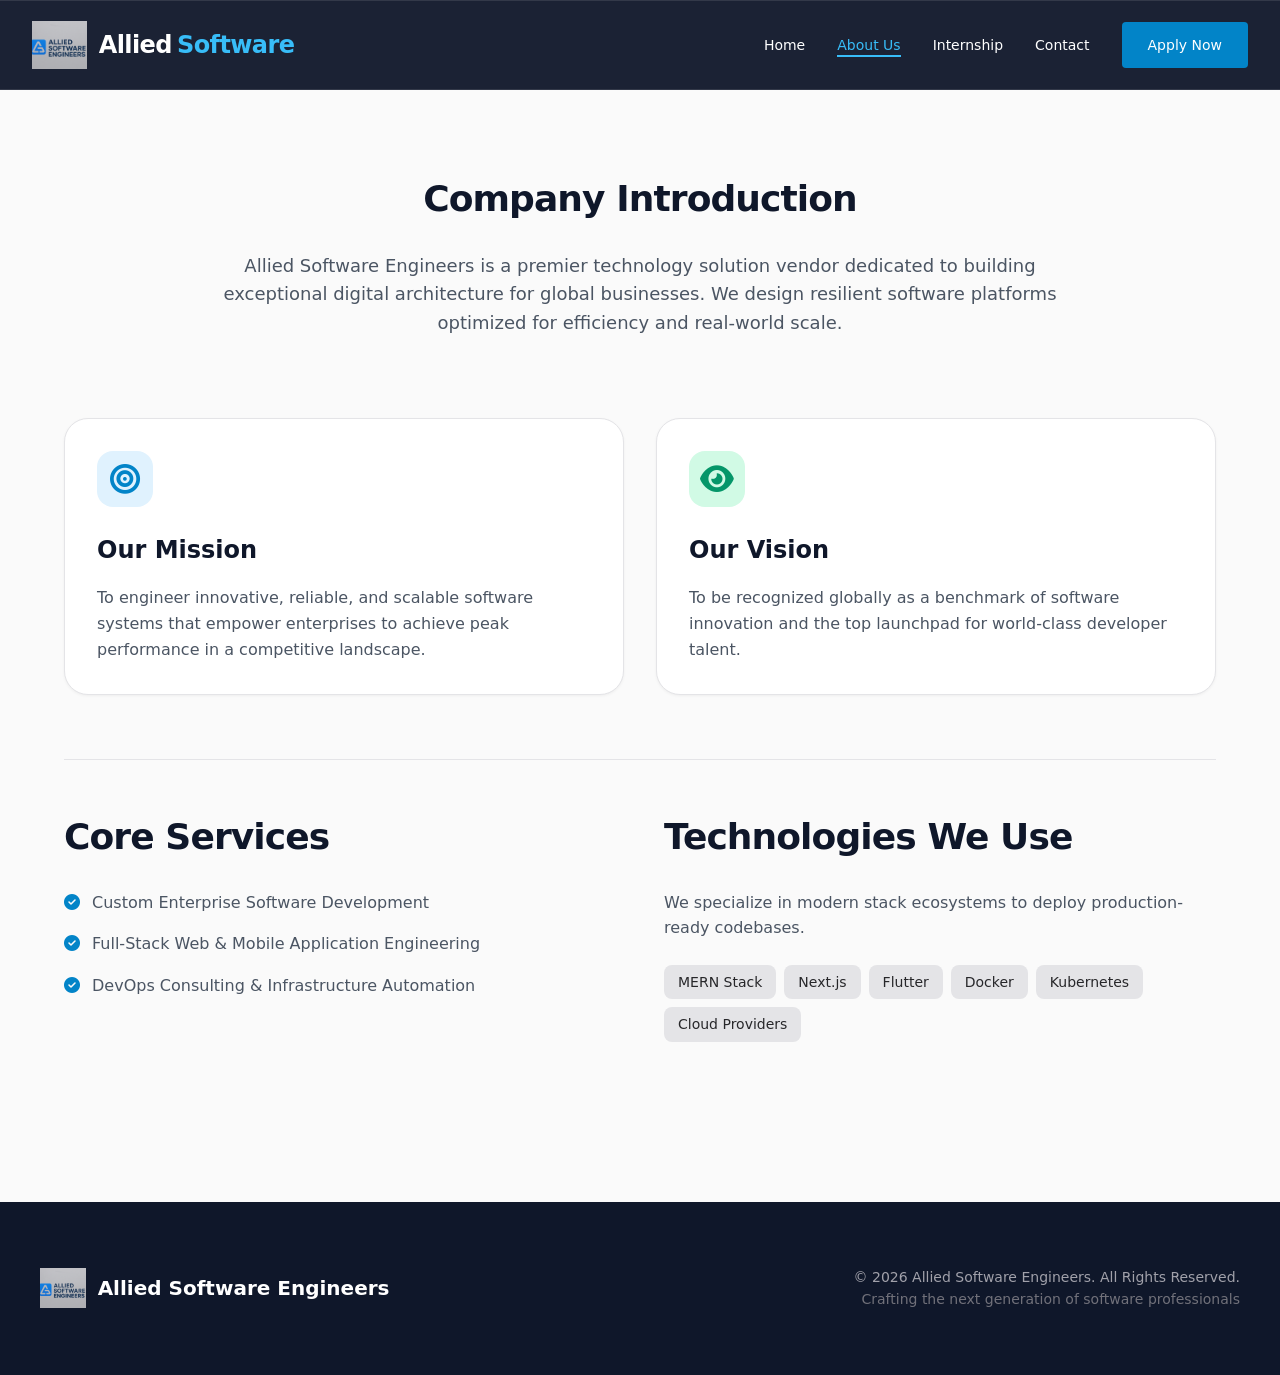
<file: about.html>
<!DOCTYPE html>
<html lang="en">
<head>
    <meta charset="UTF-8">
    <meta name="viewport" content="width=device-width, initial-scale=1.0">
    <title>About Us - Allied Software Engineers</title>
    <link rel="stylesheet" href="https://cdnjs.cloudflare.com/ajax/libs/font-awesome/6.6.0/css/all.min.css">
    <link rel="stylesheet" href="css/style.css">
</head>
<body>

    <nav class="navbar">
        <div class="nav-logo">
            <img src="images/logo.png" alt="ASE Logo">
            <div>
                <span class="brand-allied">Allied</span>
                <span class="brand-software">Software</span>
            </div>
        </div>
        
        <ul class="nav-links">
            <li><a href="index.html">Home</a></li>
            <li><a href="about.html" class="active">About Us</a></li>
            <li><a href="internship.html">Internship</a></li>
            <li><a href="contact.html">Contact</a></li>
            <li><a href="contact.html" class="apply-btn">Apply Now</a></li>
        </ul>
    </nav>

    <main class="container">
        
        <section class="text-center max-w-4xl" style="margin-bottom: 5rem;">
            <h2>Company Introduction</h2>
            <p class="lead-text">
                Allied Software Engineers is a premier technology solution vendor dedicated to building exceptional digital architecture for global businesses. We design resilient software platforms optimized for efficiency and real-world scale.
            </p>
        </section>

        <div class="grid-layout">
            <div class="card">
                <div class="card-icon icon-sky">
                    <i class="fas fa-bullseye"></i>
                </div>
                <h3>Our Mission</h3>
                <p>
                    To engineer innovative, reliable, and scalable software systems that empower enterprises to achieve peak performance in a competitive landscape.
                </p>
            </div>
            
            <div class="card">
                <div class="card-icon icon-emerald">
                    <i class="fas fa-eye"></i>
                </div>
                <h3>Our Vision</h3>
                <p>
                    To be recognized globally as a benchmark of software innovation and the top launchpad for world-class developer talent.
                </p>
            </div>
        </div>

        <div class="split-sections">
            <section>
                <h2>Core Services</h2>
                <ul class="services-list">
                    <li>
                        <i class="fas fa-check-circle"></i>
                        <span>Custom Enterprise Software Development</span>
                    </li>
                    <li>
                        <i class="fas fa-check-circle"></i>
                        <span>Full-Stack Web & Mobile Application Engineering</span>
                    </li>
                    <li>
                        <i class="fas fa-check-circle"></i>
                        <span>DevOps Consulting & Infrastructure Automation</span>
                    </li>
                </ul>
            </section>

            <section>
                <h2>Technologies We Use</h2>
                <p class="lead-text" style="font-size: 1rem; margin-bottom: 1rem;">
                    We specialize in modern stack ecosystems to deploy production-ready codebases.
                </p>
                <div class="tech-badges">
                    <span class="badge">MERN Stack</span>
                    <span class="badge">Next.js</span>
                    <span class="badge">Flutter</span>
                    <span class="badge">Docker</span>
                    <span class="badge">Kubernetes</span>
                    <span class="badge">Cloud Providers</span>
                </div>
            </section>
        </div>

    </main>

    <footer>
        <div class="footer-content">
            <div class="footer-logo">
                <img src="images/logo.png" alt="ASE Logo">
                <span class="text-white">Allied Software Engineers</span>
            </div>
            <div class="footer-info">
                &copy; 2026 Allied Software Engineers. All Rights Reserved.<br>
                <span class="copyright-span">Crafting the next generation of software professionals</span>
            </div>
        </div>
    </footer>

</body>
</html>
</file>
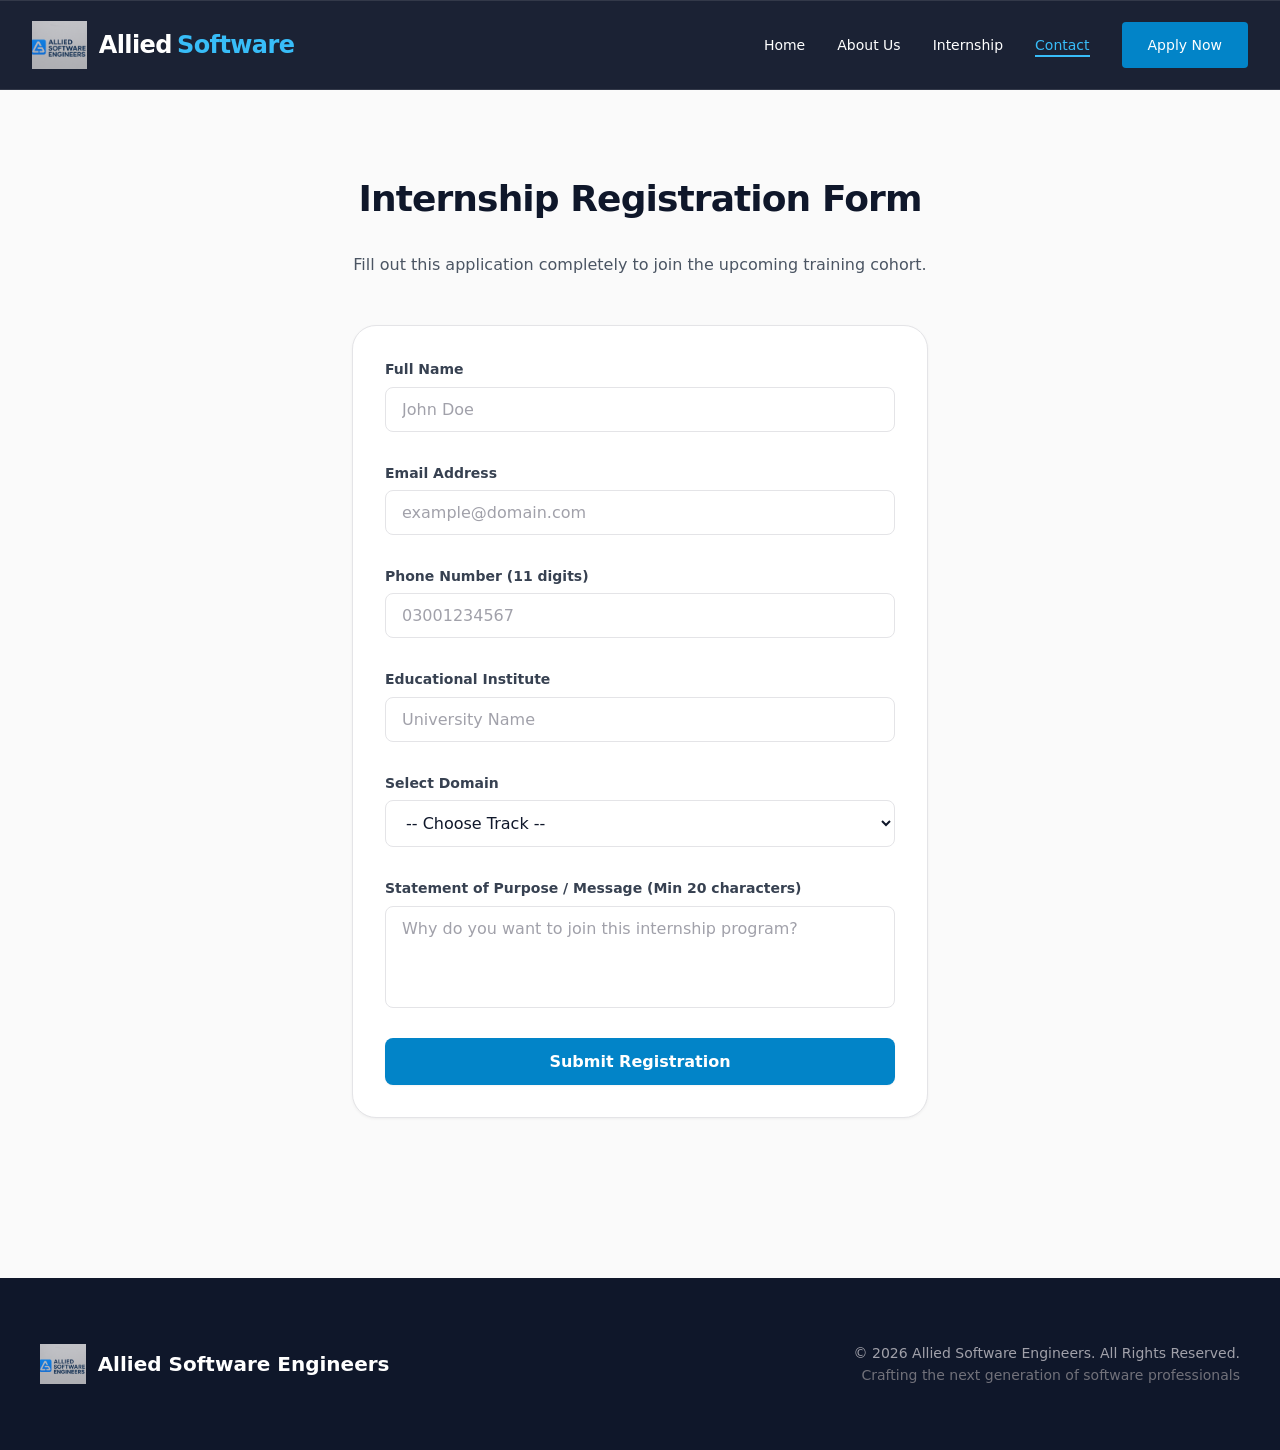
<file: contact.html>
<!DOCTYPE html>
<html lang="en">
<head>
    <meta charset="UTF-8">
    <meta name="viewport" content="width=device-width, initial-scale=1.0">
    <title>Apply Now - Allied Software Engineers</title>
    <link rel="stylesheet" href="https://cdnjs.cloudflare.com/ajax/libs/font-awesome/6.6.0/css/all.min.css">
    <link rel="stylesheet" href="css/style.css">
</head>
<body>

    <nav class="navbar">
        <div class="nav-logo">
            <img src="images/logo.png" alt="ASE Logo">
            <div>
                <span class="brand-allied">Allied</span>
                <span class="brand-software">Software</span>
            </div>
        </div>
        
        <ul class="nav-links">
            <li><a href="index.html">Home</a></li>
            <li><a href="about.html">About Us</a></li>
            <li><a href="internship.html">Internship</a></li>
            <li><a href="contact.html" class="active">Contact</a></li>
            <li><a href="contact.html" class="apply-btn">Apply Now</a></li>
        </ul>
    </nav>

    <main class="container">
        
        <div class="form-wrapper">
            <div class="text-center" style="margin-bottom: 3rem;">
                <h2>Internship Registration Form</h2>
                <p class="lead-text" style="font-size: 1rem;">Fill out this application completely to join the upcoming training cohort.</p>
            </div>

            <div id="successBanner" class="success-banner">
                Application submitted successfully! Our team will contact you shortly.
            </div>

            <div class="form-card">
                <form id="registrationForm" novalidate>
                    
                    <div class="form-group">
                        <label for="fullName">Full Name</label>
                        <input type="text" id="fullName" class="form-control" placeholder="John Doe">
                        <span id="nameError" class="error-msg"></span>
                    </div>

                    <div class="form-group">
                        <label for="email">Email Address</label>
                        <input type="email" id="email" class="form-control" placeholder="example@domain.com">
                        <span id="emailError" class="error-msg"></span>
                    </div>

                    <div class="form-group">
                        <label for="phone">Phone Number (11 digits)</label>
                        <input type="text" id="phone" class="form-control" placeholder="03001234567">
                        <span id="phoneError" class="error-msg"></span>
                    </div>

                    <div class="form-group">
                        <label for="institute">Educational Institute</label>
                        <input type="text" id="institute" class="form-control" placeholder="University Name">
                        <span id="instituteError" class="error-msg"></span>
                    </div>

                    <div class="form-group">
                        <label for="domain">Select Domain</label>
                        <select id="domain" class="form-control">
                            <option value="">-- Choose Track --</option>
                            <option value="web">Web Development</option>
                            <option value="devops">DevOps Engineering</option>
                            <option value="mobile">Mobile Application Development</option>
                        </select>
                        <span id="domainError" class="error-msg"></span>
                    </div>

                    <div class="form-group">
                        <label for="message">Statement of Purpose / Message (Min 20 characters)</label>
                        <textarea id="message" class="form-control" rows="4" placeholder="Why do you want to join this internship program?"></textarea>
                        <span id="messageError" class="error-msg"></span>
                    </div>

                    <button type="submit" class="submit-btn">Submit Registration</button>
                </form>
            </div>
        </div>

    </main>

    <footer>
        <div class="footer-content">
            <div class="footer-logo">
                <img src="images/logo.png" alt="ASE Logo">
                <span class="text-white">Allied Software Engineers</span>
            </div>
            <div class="footer-info">
                &copy; 2026 Allied Software Engineers. All Rights Reserved.<br>
                <span class="copyright-span">Crafting the next generation of software professionals</span>
            </div>
        </div>
    </footer>

    <script src="js/validation.js"></script>
</body>
</html>
</file>
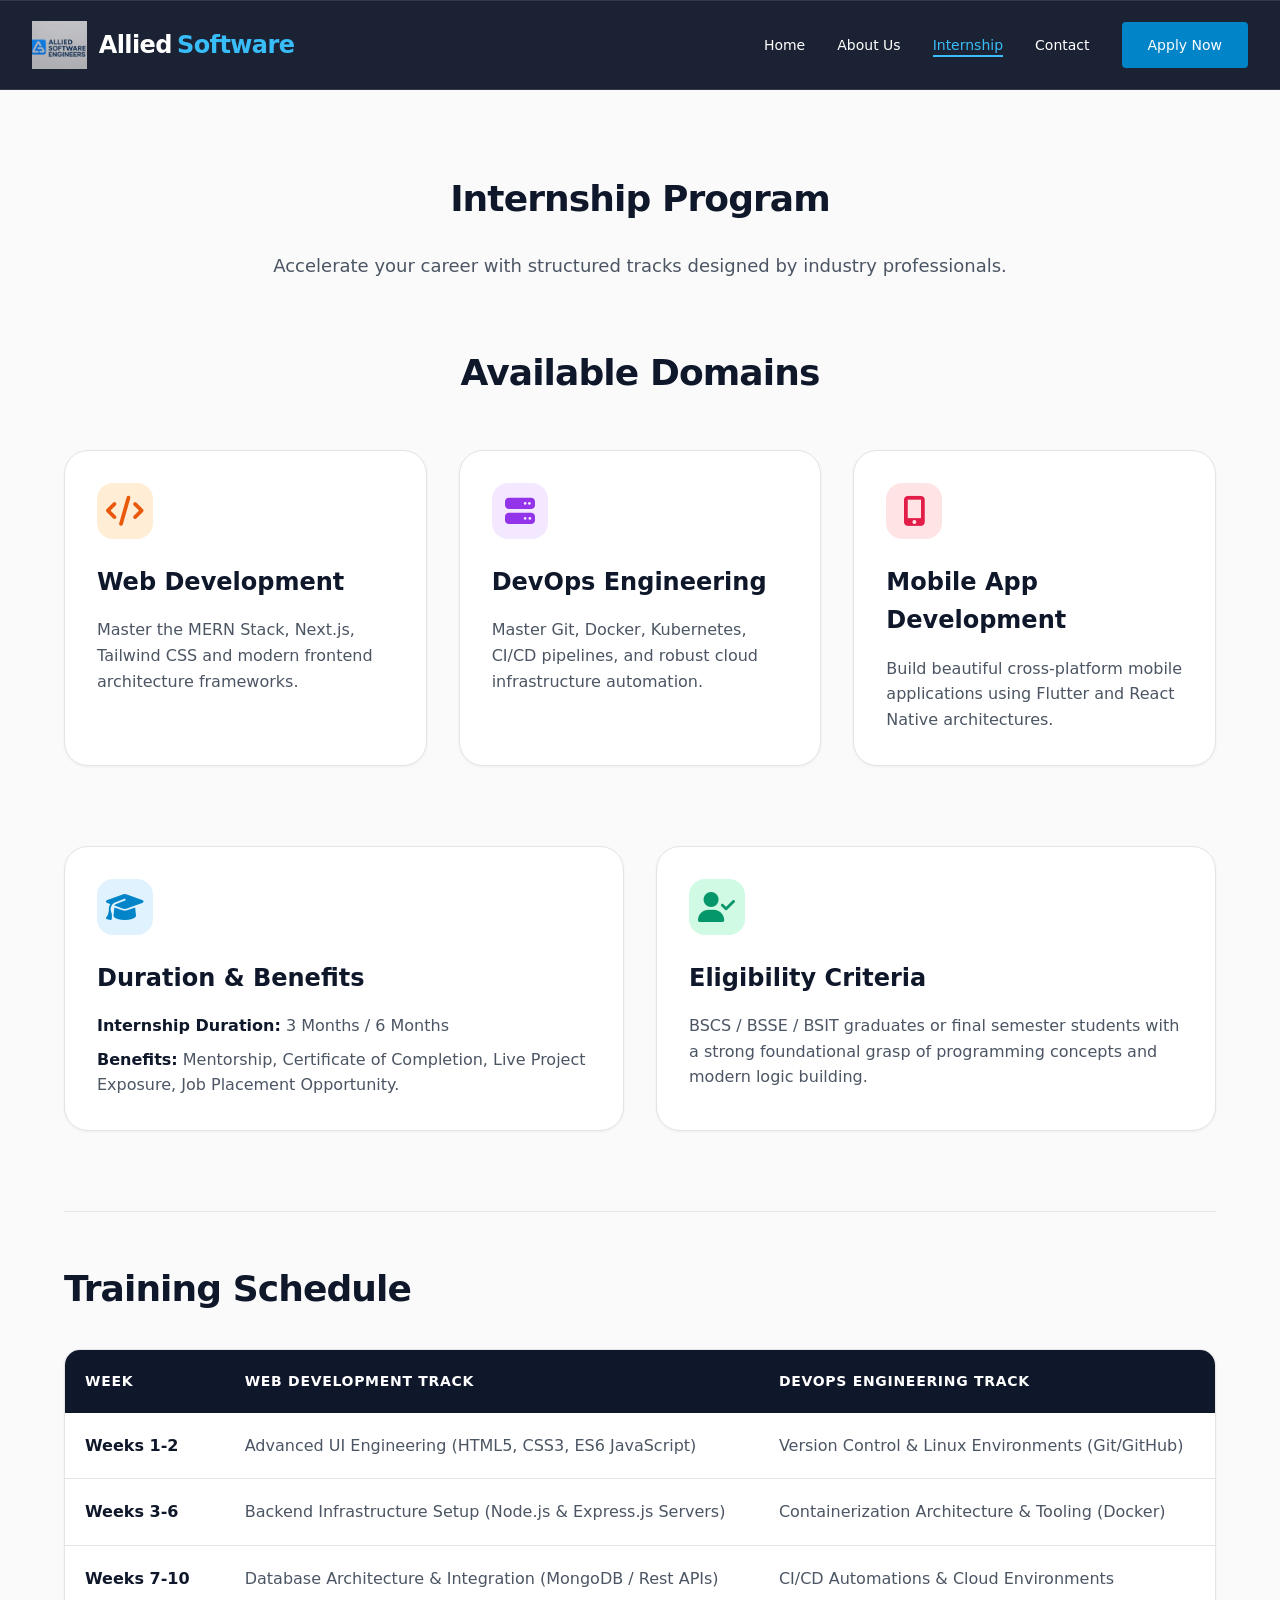
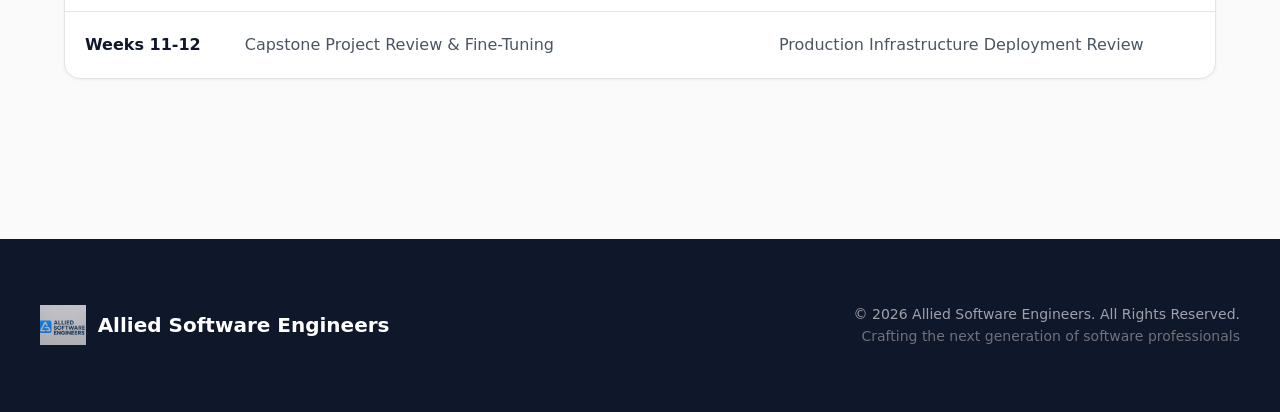
<file: internship.html>
<!DOCTYPE html>
<html lang="en">
<head>
    <meta charset="UTF-8">
    <meta name="viewport" content="width=device-width, initial-scale=1.0">
    <title>Internship Program - Allied Software Engineers</title>
    <link rel="stylesheet" href="https://cdnjs.cloudflare.com/ajax/libs/font-awesome/6.6.0/css/all.min.css">
    <link rel="stylesheet" href="css/style.css">
</head>
<body>

    <nav class="navbar">
        <div class="nav-logo">
            <img src="images/logo.png" alt="ASE Logo">
            <div>
                <span class="brand-allied">Allied</span>
                <span class="brand-software">Software</span>
            </div>
        </div>
        
        <ul class="nav-links">
            <li><a href="index.html">Home</a></li>
            <li><a href="about.html">About Us</a></li>
            <li><a href="internship.html" class="active">Internship</a></li>
            <li><a href="contact.html">Contact</a></li>
            <li><a href="contact.html" class="apply-btn">Apply Now</a></li>
        </ul>
    </nav>

    <main class="container">
        
        <div class="text-center max-w-4xl" style="margin-bottom: 4rem;">
            <h2>Internship Program</h2>
            <p class="lead-text">Accelerate your career with structured tracks designed by industry professionals.</p>
        </div>

        <section style="margin-bottom: 5rem;">
            <h2 style="text-align: center; margin-bottom: 3rem;">Available Domains</h2>
            <div class="grid-layout">
                <div class="card">
                    <div class="card-icon icon-orange">
                        <i class="fas fa-code"></i>
                    </div>
                    <h3>Web Development</h3>
                    <p>Master the MERN Stack, Next.js, Tailwind CSS and modern frontend architecture frameworks.</p>
                </div>
                
                <div class="card">
                    <div class="card-icon icon-purple">
                        <i class="fas fa-server"></i>
                    </div>
                    <h3>DevOps Engineering</h3>
                    <p>Master Git, Docker, Kubernetes, CI/CD pipelines, and robust cloud infrastructure automation.</p>
                </div>
                
                <div class="card">
                    <div class="card-icon icon-rose">
                        <i class="fas fa-mobile-alt"></i>
                    </div>
                    <h3>Mobile App Development</h3>
                    <p>Build beautiful cross-platform mobile applications using Flutter and React Native architectures.</p>
                </div>
            </div>
        </section>
        
        <div class="grid-layout" style="margin-bottom: 5rem;">
            <div class="card">
                <div class="card-icon icon-sky">
                    <i class="fas fa-graduation-cap"></i>
                </div>
                <h3>Duration & Benefits</h3>
                <p style="margin-bottom: 0.5rem;"><strong>Internship Duration:</strong> 3 Months / 6 Months</p>
                <p><strong>Benefits:</strong> Mentorship, Certificate of Completion, Live Project Exposure, Job Placement Opportunity.</p>
            </div>
            
            <div class="card">
                <div class="card-icon icon-emerald">
                    <i class="fas fa-user-check"></i>
                </div>
                <h3>Eligibility Criteria</h3>
                <p>BSCS / BSSE / BSIT graduates or final semester students with a strong foundational grasp of programming concepts and modern logic building.</p>
            </div>
        </div>

        <section style="padding-top: 3rem; border-top: 1px solid var(--border-color);">
            <h2>Training Schedule</h2>
            <div class="table-container">
                <table>
                    <thead>
                        <tr>
                            <th>Week</th>
                            <th>Web Development Track</th>
                            <th>DevOps Engineering Track</th>
                        </tr>
                    </thead>
                    <tbody>
                        <tr>
                            <td>Weeks 1-2</td>
                            <td>Advanced UI Engineering (HTML5, CSS3, ES6 JavaScript)</td>
                            <td>Version Control & Linux Environments (Git/GitHub)</td>
                        </tr>
                        <tr>
                            <td>Weeks 3-6</td>
                            <td>Backend Infrastructure Setup (Node.js & Express.js Servers)</td>
                            <td>Containerization Architecture & Tooling (Docker)</td>
                        </tr>
                        <tr>
                            <td>Weeks 7-10</td>
                            <td>Database Architecture & Integration (MongoDB / Rest APIs)</td>
                            <td>CI/CD Automations & Cloud Environments</td>
                        </tr>
                        <tr>
                            <td>Weeks 11-12</td>
                            <td>Capstone Project Review & Fine-Tuning</td>
                            <td>Production Infrastructure Deployment Review</td>
                        </tr>
                    </tbody>
                </table>
            </div>
        </section>

    </main>

    <footer>
        <div class="footer-content">
            <div class="footer-logo">
                <img src="images/logo.png" alt="ASE Logo">
                <span class="text-white">Allied Software Engineers</span>
            </div>
            <div class="footer-info">
                &copy; 2026 Allied Software Engineers. All Rights Reserved.<br>
                <span class="copyright-span">Crafting the next generation of software professionals</span>
            </div>
        </div>
    </footer>

</body>
</html>
</file>
<file: css/style.css>
:root {
    --primary-color: #0f172a;        
    --secondary-color: #0284c8;      
    --secondary-hover: #0369a1;      
    --accent-color: #38bdf8;         
    --text-main: #0f172a;            
    --text-muted: #4b5563;           
    --light-bg: #f4f4f5;             
    --body-bg: #fafafa;              
    --white: #ffffff;
    --border-color: #e4e4e7;         
}

* {
    margin: 0;
    padding: 0;
    box-sizing: border-box;
    font-family: 'Inter', 'Segoe UI', system-ui, sans-serif;
}

body {
    background-color: var(--body-bg);
    color: var(--text-main);
    line-height: 1.6;
}


.navbar {
    display: flex;
    justify-content: space-between;
    align-items: center;
    background-color: rgba(15, 23, 42, 0.95);
    backdrop-filter: blur(16px);
    padding: 1.25rem 2rem;
    position: sticky;
    top: 0;
    z-index: 1000;
    border-block: 1px solid rgba(255, 255, 255, 0.1);
}

.nav-logo {
    display: flex;
    align-items: center;
    gap: 12px;
}

.nav-logo img {
    height: 48px;
    width: auto;
}

.nav-logo .brand-allied {
    font-weight: 600;
    font-size: 1.5rem;
    color: var(--white);
    letter-spacing: -0.025em;
}

.nav-logo .brand-software {
    font-weight: 600;
    font-size: 1.5rem;
    color: var(--accent-color);
    letter-spacing: -0.025em;
}

.nav-links {
    display: flex;
    list-style: none;
    gap: 2rem;
    align-items: center;
}

.nav-links a {
    color: var(--white);
    text-decoration: none;
    font-weight: 500;
    font-size: 0.875rem;
    position: relative;
    transition: color 0.3s ease;
}

.nav-links a:hover, 
.nav-links a.active {
    color: var(--accent-color);
}

.nav-links a::after {
    content: '';
    position: absolute;
    width: 0;
    height: 2px;
    bottom: -4px;
    left: 0;
    background-color: var(--accent-color);
    transition: width 0.3s ease;
}

.nav-links a:hover::after,
.nav-links a.active::after {
    width: 100%;
}

.apply-btn {
    background-color: var(--secondary-color);
    color: var(--white);
    padding: 10px 24px;
    border-radius: 4px; /* Clean Horizontal Box */
    font-weight: 600;
    text-decoration: none;
    font-size: 0.95rem;
    transition: all 0.3s cubic-bezier(0.4, 0, 0.2, 1);
    border: 2px solid transparent;
    display: inline-flex;
    align-items: center;
}

.apply-btn:hover {
    background-color: var(--secondary-hover);
    transform: translateY(-2px);
    box-shadow: 0 10px 15px rgba(2, 132, 200, 0.3);
}

.container {
    max-width: 1200px;
    margin: 0 auto;
    padding: 5rem 1.5rem;
}

.text-center {
    text-align: center;
}

.max-w-4xl {
    max-width: 56rem;
    margin-left: auto;
    margin-right: auto;
}

h2 {
    font-size: 2.25rem;
    font-weight: 600;
    letter-spacing: -0.025em;
    margin-bottom: 1.5rem;
}

p.lead-text {
    font-size: 1.125rem;
    color: var(--text-muted);
    margin-bottom: 2rem;
}
.grid-layout {
    display: grid;
    grid-template-columns: repeat(auto-fit, minmax(300px, 1fr));
    gap: 2rem;
    margin-top: 2rem;
    margin-bottom: 4rem;
}

.card {
    background: var(--white);
    padding: 2rem;
    border-radius: 1.5rem;
    box-shadow: 0 1px 3px rgba(0, 0, 0, 0.05);
    border: 1px solid var(--border-color);
    transition: all 0.4s cubic-bezier(0.4, 0, 0.2, 1);
}

.card:hover {
    transform: translateY(-12px);
    box-shadow: 0 25px 50px -12px rgba(0, 0, 0, 0.25);
}

.card-icon {
    width: 3.5rem;
    height: 3.5rem;
    border-radius: 1rem;
    display: flex;
    align-items: center;
    justify-content: center;
    font-size: 1.875rem;
    margin-bottom: 1.5rem;
}

.icon-orange { background-color: #ffedd5; color: #ea580c; }
.icon-purple { background-color: #f3e8ff; color: #9333ea; }
.icon-rose { background-color: #ffe4e6; color: #e11d48; }
.icon-sky { background-color: #e0f2fe; color: #0284c8; }
.icon-emerald { background-color: #d1fae5; color: #059669; }

.card h3 {
    font-size: 1.5rem;
    font-weight: 600;
    margin-bottom: 1rem;
}

.card p {
    color: var(--text-muted);
}

.card p strong {
    color: var(--text-main);
}

.services-list {
    list-style: none;
    margin-top: 1.5rem;
}

.services-list li {
    display: flex;
    align-items: flex-start;
    gap: 12px;
    color: var(--text-muted);
    margin-bottom: 1rem;
}

.services-list i {
    color: var(--secondary-color);
    margin-top: 4px;
}

.tech-badges {
    display: flex;
    flex-wrap: wrap;
    gap: 0.5rem;
    margin-top: 1.5rem;
}

.badge {
    background-color: #e4e4e7;
    color: #27272a;
    padding: 0.375rem 0.875rem;
    border-radius: 0.5rem;
    font-size: 0.875rem;
    font-weight: 500;
}

.split-sections {
    display: grid;
    grid-template-columns: repeat(auto-fit, minmax(450px, 1fr));
    gap: 3rem;
    padding-top: 3rem;
    border-top: 1px solid var(--border-color);
}

.table-container {
    overflow-x: auto;
    background: var(--white);
    border-radius: 1rem;
    box-shadow: 0 1px 3px rgba(0, 0, 0, 0.05);
    border: 1px solid var(--border-color);
    margin-top: 2rem;
}

table {
    width: 100%;
    border-collapse: collapse;
    text-align: left;
}

th, td {
    padding: 1.25rem;
}

th {
    background-color: var(--primary-color);
    color: var(--white);
    font-size: 0.875rem;
    font-weight: 600;
    text-transform: uppercase;
    letter-spacing: 0.05em;
}

td {
    color: var(--text-muted);
    border-bottom: 1px solid var(--border-color);
}

tr:last-child td {
    border-bottom: none;
}

tbody tr {
    transition: background-color 0.2s ease;
}

tbody tr:hover {
    background-color: #f4f4f5; 
}

tbody td:first-child {
    font-weight: 600;
    color: var(--text-main);
    white-space: nowrap;
}


.form-wrapper {
    max-width: 36rem;
    margin: 0 auto;
}

.form-card {
    background: var(--white);
    padding: 2rem;
    border-radius: 1.5rem;
    box-shadow: 0 1px 3px rgba(0, 0, 0, 0.05);
    border: 1px solid var(--border-color);
}

.form-group {
    display: flex;
    flex-direction: column;
    gap: 0.375rem;
    margin-bottom: 1.5rem;
}

.form-group label {
    font-size: 0.875rem;
    font-weight: 600;
    color: #374151;
}

.form-control {
    width: 100%;
    padding: 0.75rem 1rem;
    border: 1px solid var(--border-color);
    border-radius: 0.5rem;
    font-size: 1rem;
    color: var(--text-main);
    background-color: var(--white);
    outline: none;
    transition: all 0.2s ease;
}

.form-control::placeholder {
    color: #a1a1aa;
}

.form-control:focus {
    border-color: var(--secondary-color);
    box-shadow: 0 0 0 4px #e0f2fe;
}

textarea.form-control {
    resize: none;
}

.submit-btn {
    width: 100%;
    background-color: var(--secondary-color);
    color: var(--white);
    padding: 0.875rem;
    border: none;
    border-radius: 0.5rem;
    font-size: 1rem;
    font-weight: 600;
    cursor: pointer;
    box-shadow: 0 1px 2px rgba(0, 0, 0, 0.05);
    transition: all 0.2s ease;
}

.submit-btn:hover {
    background-color: var(--secondary-hover);
}

.submit-btn:active {
    transform: scale(0.99);
}

.success-banner {
    background-color: #ecfdf5;
    border: 1px solid #a7f3d0;
    color: #065f46;
    padding: 0.875rem 1rem;
    border-radius: 0.75rem;
    margin-bottom: 1.5rem;
    text-align: center;
    font-size: 0.875rem;
    font-weight: 500;
    display: none;
}
footer {
    background-color: var(--primary-color);
    color: #a1a1aa; /* Zinc 400 */
    padding: 4rem 1.5rem;
    margin-top: 5rem;
}

.footer-content {
    max-width: 1200px;
    margin: 0 auto;
    display: flex;
    justify-content: space-between;
    align-items: center;
    gap: 2rem;
}

.footer-logo {
    display: flex;
    align-items: center;
    gap: 12px;
}

.footer-logo img {
    height: 40px;
}

.footer-logo .text-white {
    color: var(--white);
    font-size: 1.25rem;
    font-weight: 600;
}

.footer-info {
    font-size: 0.875rem;
    text-align: right;
}

.footer-info .copyright-span {
    color: #71717a; /* Zinc 500 */
}

@media (max-width: 768px) {
    .navbar {
        flex-direction: column;
        gap: 1.25rem;
        padding: 1.25rem 1rem;
    }
    
    .nav-links {
        flex-direction: column;
        width: 100%;
        gap: 1rem;
    }

    .apply-btn {
        width: 100%;
        justify-content: center;
    }

    .container {
        padding: 3rem 1rem;
    }

    h2 {
        font-size: 1.75rem;
    }

    .split-sections {
        grid-template-columns: 1fr;
        gap: 2rem;
    }

    .footer-content {
        flex-direction: column;
        text-align: center;
    }

    .footer-info {
        text-align: center;
    }
}
</file>
